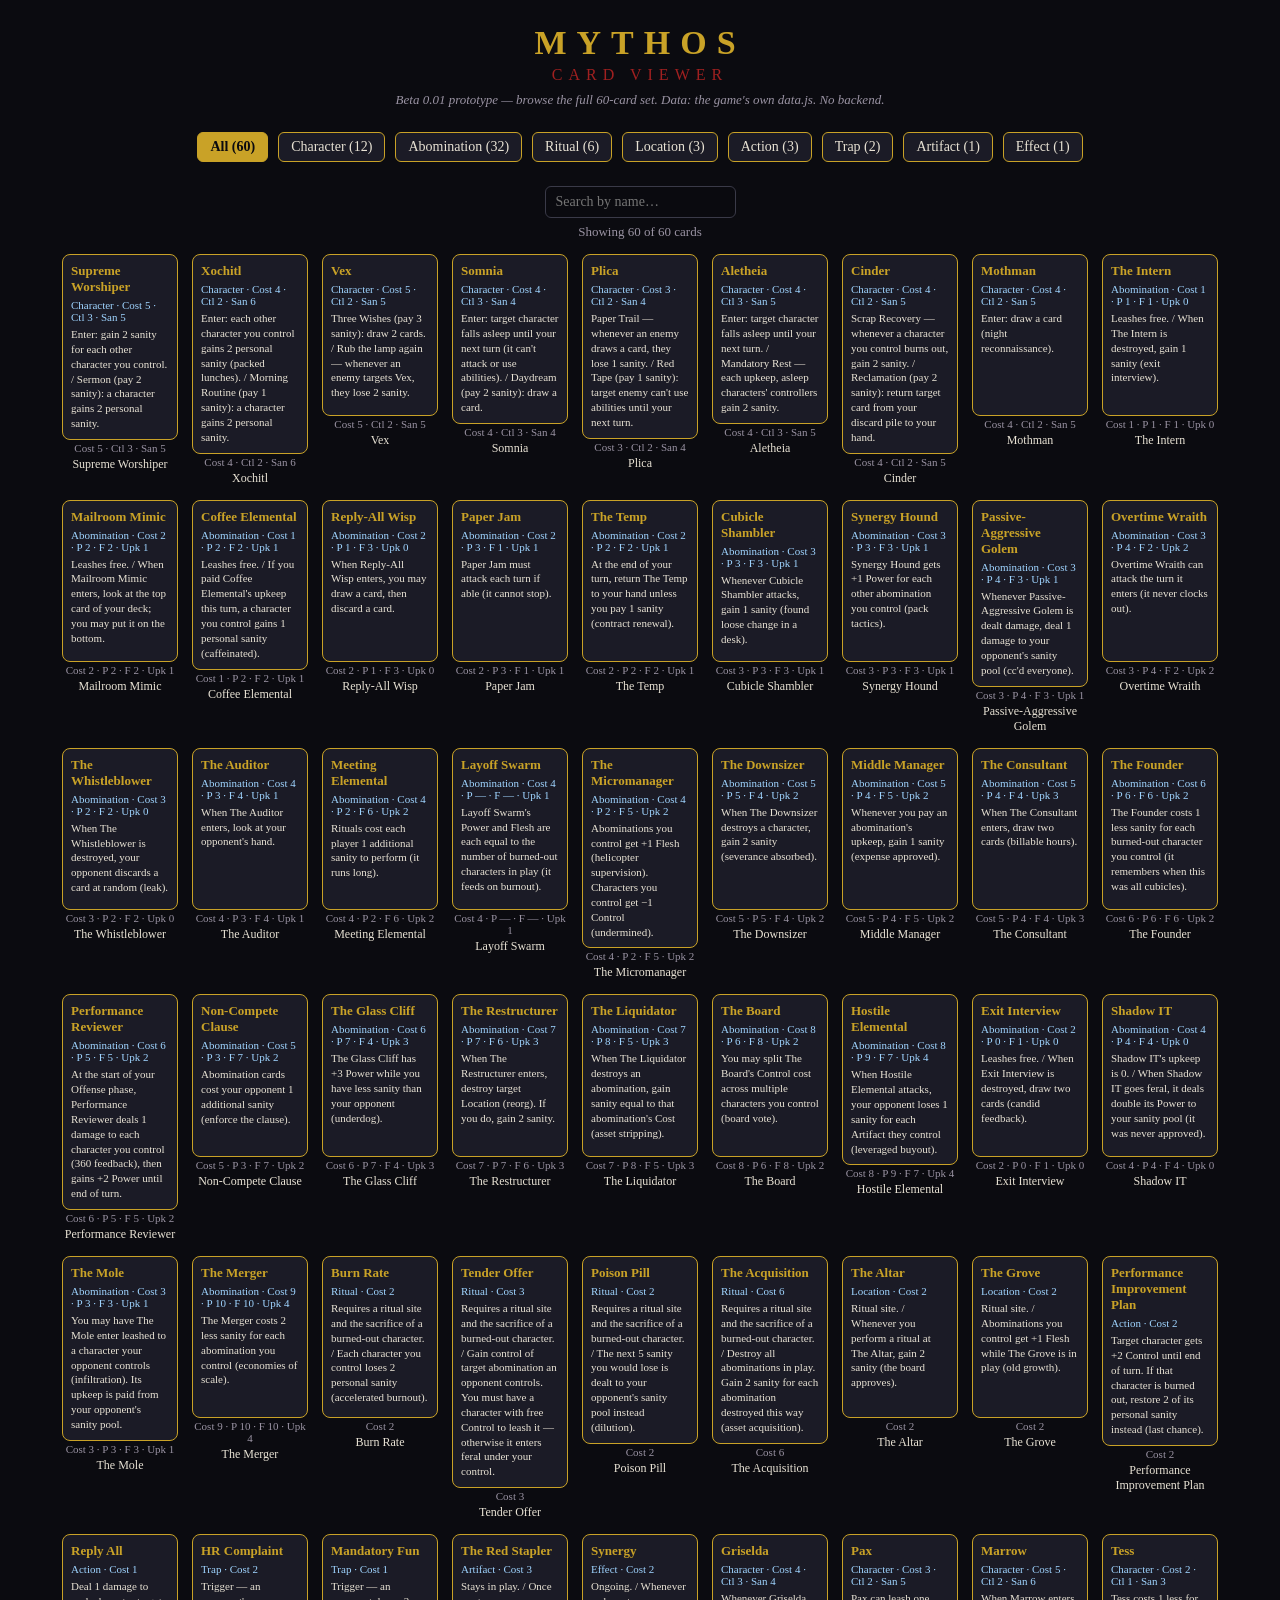
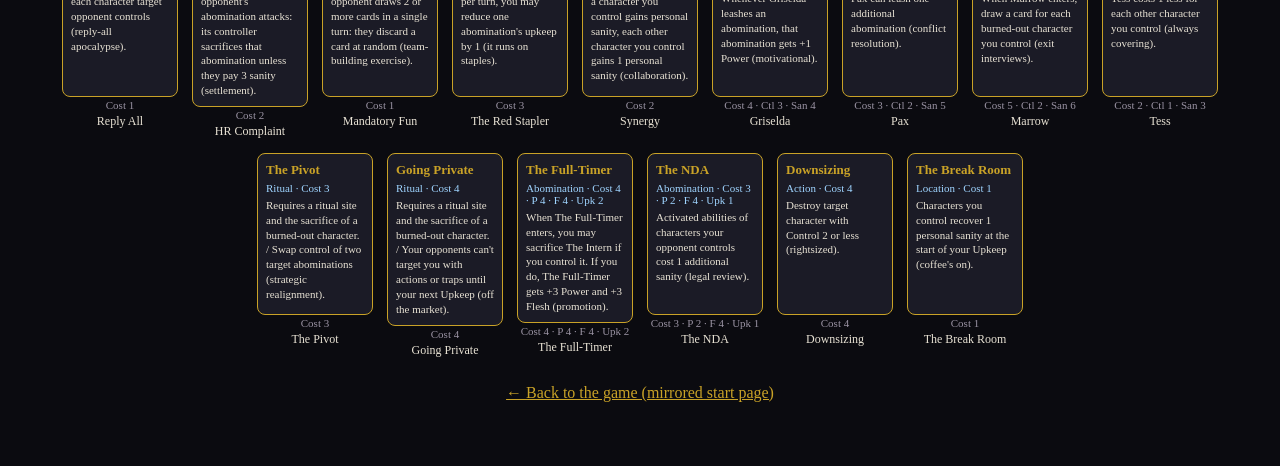
<file: mythos-beta001/preview/viewer.html>
<!DOCTYPE html>
<html lang="en">
<head>
<meta charset="UTF-8">
<meta name="viewport" content="width=device-width, initial-scale=1.0">
<title>MYTHOS — Card Viewer (Beta 0.01 prototype)</title>
<!--
  Beta 0.01 PROTOTYPE — standalone card viewer.
  Lives alongside the mirrored game files in preview/. Loads the game's own
  data.js (window.MYTHOS_DATA) and style.css; no backend, no game engine.
  Card art is referenced from the live GitHub Pages site because the binary
  assets could not be mirrored through the fetch channel (see PREP.md);
  if art fails to load, each card falls back to a text face built from data.
  In the integrated build (proposal, PREP.md §4) this page's grid/detail
  becomes a view inside the game's own page, entered from the start screen.
-->
<link rel="stylesheet" href="style.css">
<style>
  /* Viewer-only layout, built on the game's own palette variables. */
  #viewer { max-width: 1200px; margin: 0 auto; padding: 24px 16px 48px; }
  #viewer h1 { color: var(--gold); letter-spacing: 10px; font-size: 34px; margin: 0; text-align: center; }
  #viewer .vsub { text-align: center; color: var(--blood); letter-spacing: 6px; margin-top: 4px; }
  #viewer .vnote { text-align: center; color: var(--dim); font-style: italic; font-size: 13px; margin-top: 8px; }
  .vbar { display: flex; flex-wrap: wrap; gap: 6px; justify-content: center; align-items: center; margin: 22px 0 6px; }
  .vbar button.active { background: var(--gold); color: #0a0a0f; font-weight: bold; }
  .vbar input {
    background: #0a0a0f; color: var(--ink); border: 1px solid #3a3a48; border-radius: 6px;
    padding: 7px 10px; font-size: 14px; font-family: inherit; min-width: 180px;
  }
  .vbar input:focus { outline: none; border-color: var(--gold); }
  #viewer-count { text-align: center; color: var(--dim); font-size: 13px; margin: 6px 0 14px; }
  #viewer-grid { display: flex; flex-wrap: wrap; gap: 14px; justify-content: center; }
  #viewer-grid .bcard { width: var(--card-w); }
  #viewer-grid .bcard .vname { font-size: 12px; text-align: center; margin-top: 3px; color: var(--ink); }
  #viewer-grid .bcard.noart .vtextface {
    width: var(--card-w); aspect-ratio: 5 / 7; border-radius: 8px; border: 1px solid var(--gold);
    background: var(--panel2); padding: 8px; display: flex; flex-direction: column; gap: 4px;
  }
  .vtextface .vt-name { color: var(--gold); font-size: 13px; font-weight: bold; }
  .vtextface .vt-type { color: #9fd4ff; font-size: 11px; }
  .vtextface .vt-rules { color: var(--ink); font-size: 11px; line-height: 1.35; overflow: hidden; }
  #viewer-detail { position: fixed; inset: 0; background: rgba(0,0,0,.78); z-index: 70;
    display: none; align-items: center; justify-content: center; padding: 16px; }
  #viewer-detail img.vart { width: min(300px, 70vw); border-radius: 10px; cursor: zoom-in; }
  .vstats { font-size: 14px; line-height: 1.5; margin: 8px 0; }
  .vstats b { color: var(--gold); }
  #viewer-zoom { position: fixed; inset: 0; background: rgba(0,0,0,.85); z-index: 90;
    display: none; align-items: center; justify-content: center; }
  #viewer-zoom img { max-width: 92vw; max-height: 88vh; border-radius: 10px; }
  .vback { text-align: center; margin-top: 26px; }
</style>
</head>
<body>
<div id="viewer">
  <h1>MYTHOS</h1>
  <div class="vsub">CARD VIEWER</div>
  <p class="vnote">Beta 0.01 prototype — browse the full 60-card set. Data: the game's own data.js. No backend.</p>
  <div class="vbar" id="viewer-filters"></div>
  <div class="vbar"><input id="viewer-search" type="search" placeholder="Search by name…" aria-label="Search cards by name"></div>
  <div id="viewer-count"></div>
  <div id="viewer-grid"></div>
  <p class="vback"><a href="index.html" style="color: var(--gold);">← Back to the game (mirrored start page)</a></p>
</div>

<div id="viewer-detail">
  <div class="modal">
    <button class="x" id="vd-close" aria-label="Close">✕</button>
    <div id="vd-body"></div>
  </div>
</div>
<div id="viewer-zoom"><img id="vz-img" alt="Card art, enlarged"></div>

<script src="data.js"></script>
<script src="viewer.js"></script>
</body>
</html>
</file>
<file: mythos-beta001/preview/style.css>
/* MYTHOS: Hostile Takeover — dark corporate-horror styling */
:root {
  --bg: #0b0b10;
  --panel: #14141c;
  --panel2: #1b1b26;
  --ink: #e8e2d4;
  --dim: #9a93a3;
  --gold: #c9a227;
  --blood: #a02020;
  --violet: #7a5fa8;
  --green: #3f7a4e;
}
* { box-sizing: border-box; }
body {
  margin: 0; background: var(--bg); color: var(--ink);
  font-family: Georgia, 'Times New Roman', serif;
  min-height: 100vh;
  overflow-x: hidden; /* never allow page-level horizontal scroll */
}
button {
  font-family: inherit; background: var(--panel2); color: var(--ink);
  border: 1px solid var(--gold); border-radius: 6px; padding: 6px 12px;
  cursor: pointer; font-size: 14px; margin: 2px;
}
button:hover:not(:disabled) { background: #26263a; }
button:disabled { opacity: 0.4; cursor: not-allowed; }
.resolve-btn { background: var(--blood); border-color: #e06060; font-weight: bold; }

/* ---- start screen ---- */
#start-screen { max-width: 760px; margin: 0 auto; padding: 40px 20px; text-align: center; }
.title-block h1 { font-size: 64px; letter-spacing: 18px; margin: 0; color: var(--gold); text-shadow: 0 0 24px #6a4a10; }
.subtitle { letter-spacing: 10px; color: var(--blood); font-size: 20px; margin-top: 4px; }
.tagline { color: var(--dim); font-style: italic; }
.deck-pick { display: flex; gap: 16px; justify-content: center; align-items: stretch; margin: 28px 0; flex-wrap: wrap; }
.deck-card { background: var(--panel); border: 1px solid var(--gold); border-radius: 10px; padding: 16px; width: 260px; }
.deck-card p { color: var(--dim); font-size: 14px; }
.vs { align-self: center; font-size: 28px; color: var(--blood); font-weight: bold; }
.mode-btns button { font-size: 18px; padding: 12px 24px; margin: 6px; }
.howto { text-align: left; background: var(--panel); border-radius: 8px; padding: 12px 18px; margin-top: 24px; }
.howto li { margin: 6px 0; font-size: 15px; }
.foot { color: var(--dim); font-size: 12px; margin-top: 24px; }

/* ---- game chrome ---- */
#topbar {
  display: flex; align-items: center; gap: 12px; flex-wrap: wrap;
  background: var(--panel); border-bottom: 2px solid var(--gold);
  padding: 8px 14px; position: sticky; top: 0; z-index: 20;
}
.game-title { color: var(--gold); letter-spacing: 6px; font-weight: bold; }
.turn-info { flex: 1; }
.topbtns { display: flex; gap: 4px; }
#phase-banner {
  background: #1e1420; border-bottom: 1px solid var(--violet);
  padding: 8px 14px; font-size: 15px; color: var(--dim);
}
#phase-banner b { color: var(--ink); }
#midbar { padding: 6px 14px; min-height: 8px; }
.combat { font-size: 14px; color: var(--dim); }
.atk { background: var(--panel2); border-radius: 6px; padding: 4px 8px; margin: 2px; display: inline-block; }
.atk b { color: #ff9090; }
.target-banner { background: #2a1e10; border: 1px solid var(--gold); border-radius: 8px; padding: 8px 12px; margin: 6px 0; }

/* ---- player zones ---- */
.pzone { border: 1px solid #2a2a3a; border-radius: 10px; margin: 10px; padding: var(--zone-pad); background: var(--panel); }
.pzone.me { border-color: var(--gold); }
.phead { font-size: 17px; margin-bottom: 8px; display: flex; gap: 10px; flex-wrap: wrap; align-items: baseline; }
.sanity { color: #7fd4ff; font-weight: bold; }
.counts { color: var(--dim); font-size: 13px; }
.rituals { color: var(--violet); font-weight: bold; }
.shield { color: #9fe870; }
.chars { display: flex; flex-wrap: wrap; gap: var(--card-gap); }
.char-group { display: flex; flex-direction: column; gap: 4px; }
.leashed { display: flex; flex-wrap: wrap; gap: 6px; margin-left: 18px; border-left: 2px dashed #4a4a5a; padding-left: 8px; }
.aboms-loose, .perms { display: flex; flex-wrap: wrap; gap: var(--card-gap); margin-top: 8px; }
.traps { margin-top: 8px; display: flex; align-items: center; gap: 6px; }
.trap-note { color: var(--dim); font-size: 13px; font-style: italic; }
.hand { display: flex; flex-wrap: wrap; gap: var(--card-gap); margin-top: 10px; padding-top: 8px; border-top: 1px dashed #3a3a4a; }

/* ---- cards ---- */
.bcard, .hcard { position: relative; cursor: pointer; }
.bcard img, .hcard img {
  width: var(--card-w); border-radius: 8px; display: block;
  box-shadow: 0 2px 10px rgba(0,0,0,.6); border: 1px solid #333;
}
.hcard.playable img { border-color: var(--gold); box-shadow: 0 0 10px rgba(201,162,39,.45); }
.hcard.sel img { outline: 3px solid var(--gold); }
.bcard .bstats {
  font-size: 11px; color: var(--dim); text-align: center; margin-top: 2px; max-width: var(--card-w);
}
.bcard.feral img { border: 2px solid var(--blood); filter: saturate(1.4); }
.bcard.burned img { filter: grayscale(.7) brightness(.7); }
.bcard.asleep img { filter: blur(1px) brightness(.75); }
.bcard.attacking img { outline: 2px solid #ff7070; }
.bcard.blocking img { outline: 2px solid #7fd4ff; }
.flag {
  position: absolute; top: 4px; left: 4px; background: var(--blood); color: #fff;
  font-size: 10px; padding: 2px 6px; border-radius: 4px; font-weight: bold;
}
img.mini { width: 54px; border-radius: 6px; border: 1px solid #444; }
img.facedown { filter: brightness(.95); }

/* ---- upkeep / pending / log ---- */
.upkeep { background: #1a1410; border: 1px solid var(--gold); border-radius: 8px; padding: 8px; margin-top: 8px; }
.urow { display: flex; flex-wrap: wrap; gap: 10px; margin-top: 6px; }
.uitem { display: flex; align-items: center; gap: 4px; background: var(--panel2); border-radius: 6px; padding: 4px 8px; font-size: 13px; }
#pending {
  position: fixed; inset: 0; background: rgba(0,0,0,.72); z-index: 60;
  display: flex; align-items: center; justify-content: center;
}
.pending-box { background: var(--panel); border: 2px solid var(--violet); border-radius: 12px; padding: 24px; max-width: 560px; }
.pending-box h3 { margin-top: 0; color: var(--violet); }
.audit { display: flex; flex-wrap: wrap; gap: 6px; margin: 10px 0; }
#log {
  position: fixed; right: 10px; bottom: 10px; width: min(420px, 90vw); max-height: 40vh;
  overflow-y: auto; background: rgba(10,10,16,.95); border: 1px solid var(--gold);
  border-radius: 8px; padding: 10px; font-size: 13px; z-index: 50;
}
#log div { margin: 3px 0; border-bottom: 1px dotted #2a2a3a; padding-bottom: 3px; }

/* ---- modals ---- */
#detail, #zoom {
  position: fixed; inset: 0; background: rgba(0,0,0,.78); z-index: 70;
  display: flex; align-items: center; justify-content: center; padding: 16px;
}
.modal {
  background: var(--panel); border: 2px solid var(--gold); border-radius: 12px;
  padding: 20px; max-width: 640px; max-height: 92vh; overflow-y: auto; position: relative;
  display: flex; gap: 18px; flex-wrap: wrap;
}
.modal .x { position: absolute; top: 8px; right: 8px; }
#detail-body { display: flex; gap: 18px; flex-wrap: wrap; }
#detail-body img.zoomable { width: min(300px, 70vw); border-radius: 10px; cursor: zoom-in; }
.dinfo { flex: 1; min-width: 220px; }
.dinfo h3 { margin: 0 0 2px; color: var(--gold); }
.dtitle { color: var(--dim); font-style: italic; font-size: 14px; }
.dtype { font-size: 13px; color: #9fd4ff; margin: 6px 0; }
.drules { font-size: 15px; line-height: 1.45; }
.dflavor { color: var(--dim); font-style: italic; font-size: 13px; }
.dbtns { display: flex; flex-wrap: wrap; gap: 6px; margin-top: 12px; }
.btn-why { flex-basis: 100%; font-size: 12px; color: #c99; font-style: italic; margin-top: -2px; }
.zoom-modal img { max-width: 92vw; max-height: 88vh; border-radius: 10px; }

/* ---- setup / gameover ---- */
.setup-box { max-width: 900px; margin: 30px auto; background: var(--panel); border: 1px solid var(--gold); border-radius: 12px; padding: 24px; text-align: center; }
.pass-note { color: var(--blood); font-weight: bold; }
#toast {
  position: fixed; bottom: 24px; left: 50%; transform: translateX(-50%);
  background: #2a1e10; border: 1px solid var(--gold); color: var(--ink);
  padding: 10px 18px; border-radius: 8px; z-index: 100; font-size: 15px;
}

/* ---- responsive: landscape / portrait / desktop ----
 * Card size is driven by --card-w so every breakpoint scales smoothly.
 * Layout structure never changes between orientations — only sizes and
 * spacing — so rotating or resizing can't break the game. */
:root {
  --card-w: clamp(84px, 11vw, 128px);
  --card-gap: 8px;
  --zone-pad: 10px;
  --font-scale: 1;
}
/* card images use the variable — width already set in the cards section
   above; duplicate re-declaration removed (Beta 0.01 prototype declutter,
   see PREP.md section 5, item D1). */

/* ---- mobile portrait: narrow, stacked, touch-friendly ---- */
@media (max-width: 480px) and (orientation: portrait) {
  :root {
    --card-w: clamp(64px, 20vw, 88px);
    --card-gap: 6px;
    --zone-pad: 8px;
  }
  .title-block h1 { font-size: 42px; letter-spacing: 10px; }
  #topbar { font-size: 13px; padding: 6px 10px; gap: 8px; }
  .game-title { letter-spacing: 3px; }
  #phase-banner { font-size: 13px; padding: 6px 10px; }
  .pzone { margin: 6px; }
  .phead { font-size: 15px; }
  .member-chip { display: none; }
  .modal { padding: 12px; max-width: 94vw; }
  #detail-body { gap: 12px; }
  #detail-body img.zoomable { width: min(280px, 80vw); }
  .dinfo { min-width: 0; }
  #log { width: 92vw; right: 4vw; bottom: 8px; max-height: 32vh; font-size: 12px; }
  /* reduce 3D tilt on small screens — less distortion */
  .pzone.foe { transform: rotateX(3deg) scale(.98); }
  .pzone.me { transform: none; }
  button { font-size: 13px; padding: 8px 12px; min-height: 40px; }
  .mode-btns button { font-size: 16px; padding: 12px 20px; }
}

/* ---- mobile landscape: short height, compact everything ----
 * Phones rotated sideways have ~360px of vertical space. Shrink cards,
 * tighten spacing, and keep the board scrollable without overlap. */
@media (orientation: landscape) and (max-height: 500px) {
  :root {
    --card-w: clamp(56px, 12vh, 76px);
    --card-gap: 5px;
    --zone-pad: 6px;
  }
  #topbar { padding: 4px 10px; font-size: 12px; }
  .game-title { letter-spacing: 2px; font-size: 13px; }
  #phase-banner { padding: 4px 10px; font-size: 12px; }
  .pzone { margin: 4px 8px; padding: 6px; }
  .phead { font-size: 14px; margin-bottom: 4px; }
  .field { padding: 4px 6px 6px; margin-top: 4px; }
  .field-label { font-size: 10px; letter-spacing: 2px; margin-bottom: 4px; }
  .hand { margin-top: 6px; padding-top: 6px; }
  .bcard .bstats { font-size: 10px; }
  /* flatten 3D in landscape — the tilt eats vertical space */
  #board { perspective: none; }
  .pzone.foe, .pzone.me { transform: none; }
  .modal { max-height: 94vh; padding: 12px; }
  #detail-body img.zoomable { width: min(200px, 40vh); }
  #log { max-height: 28vh; font-size: 12px; }
  #toast { bottom: 12px; font-size: 13px; padding: 8px 14px; }
  button { font-size: 12px; padding: 6px 10px; }
}

/* ---- tablet portrait: medium cards, comfortable spacing ---- */
@media (min-width: 481px) and (max-width: 1024px) and (orientation: portrait) {
  :root {
    --card-w: clamp(88px, 14vw, 120px);
    --card-gap: 10px;
  }
  #start-screen { max-width: 640px; }
}

/* ---- tablet landscape / small desktop ---- */
@media (min-width: 641px) and (max-width: 1280px) and (orientation: landscape) {
  :root {
    --card-w: clamp(88px, 10vw, 116px);
  }
}

/* ---- large desktop: full-size cards, wide layout ---- */
@media (min-width: 1281px) {
  :root {
    --card-w: 128px;
    --card-gap: 12px;
    --zone-pad: 14px;
  }
  #board { max-width: 1400px; margin: 0 auto; }
  .pzone { margin: 12px auto; max-width: 1360px; }
}

/* ---- old narrow-screen fallback (kept for compatibility) ---- */
@media (max-width: 640px) {
  .title-block h1 { font-size: 42px; letter-spacing: 10px; }
  #topbar { font-size: 14px; }
}

/* ---- loader ---- */
#loader {
  position: fixed; inset: 0; z-index: 9999;
  background: #0a0a0f;
  display: flex; align-items: center; justify-content: center;
  text-align: center; color: #e8e4d8;
}
.loader-inner h1 {
  font-size: 56px; letter-spacing: 18px; color: #c9a227; margin: 0 0 4px;
  text-shadow: 0 0 24px rgba(201,162,39,.45);
}
.loader-inner .subtitle { letter-spacing: 8px; color: #8a2be2; font-size: 14px; margin-bottom: 24px; }
.spinner {
  width: 44px; height: 44px; margin: 0 auto 16px;
  border: 3px solid #2a2a35; border-top-color: #c9a227; border-radius: 50%;
  animation: spin 0.9s linear infinite;
}
@keyframes spin { to { transform: rotate(360deg); } }
#loader-text { color: #999; font-size: 14px; }
#loader-error p { color: #e06060; margin: 12px 0; }

/* ---- report + login buttons ---- */
.report-btn {
  background: #3a1f1f; color: #f0b0b0; border: 1px solid #8a3030;
  padding: 10px 22px; border-radius: 6px; cursor: pointer; font-size: 15px;
}
.report-btn:hover { background: #4a2828; }
.login-btn {
  background: #1f2f3a; color: #b0d8f0; border: 1px solid #2f6f8f;
  padding: 10px 22px; border-radius: 6px; cursor: pointer; font-size: 15px;
}
.login-btn:hover { background: #2a3f4f; }
#start-screen .mode-btns { margin-top: 14px; }

/* ---- 3D stage: depth across the table ---- */
#board { perspective: 1600px; }
.pzone.foe { transform: rotateX(6deg) scale(.97); transform-origin: 50% 0; }
.pzone.me { transform: rotateX(-2deg); transform-origin: 50% 100%; }

/* ---- 3D flip cards: front art / back art ---- */
.card3d { position: relative; display: inline-block; perspective: 800px; }
.card3d-inner { position: relative; transform-style: preserve-3d; transition: transform .5s ease; }
.card3d-face { backface-visibility: hidden; -webkit-backface-visibility: hidden; }
.card3d-face img { display: block; }
.card3d-back { position: absolute; inset: 0; transform: rotateY(180deg); }
.card3d-back img { width: 100%; height: 100%; object-fit: cover; }
.card3d.flipped .card3d-inner { transform: rotateY(180deg); }

/* hover / selection lift — composes with flip state */
.bcard:hover .card3d-inner, .hcard:hover .card3d-inner, .dcard:hover .card3d-inner { transform: translateZ(26px); }
.bcard.flipped:hover .card3d-inner, .hcard.flipped:hover .card3d-inner, .dcard.flipped:hover .card3d-inner { transform: rotateY(180deg) translateZ(26px); }
.hcard.sel .card3d-inner { transform: translateZ(44px); }
.hcard.sel.flipped .card3d-inner { transform: rotateY(180deg) translateZ(44px); }
.bcard.attacking .card3d-inner { transform: translateZ(44px); }
.bcard.attacking.flipped .card3d-inner { transform: rotateY(180deg) translateZ(44px); }

/* quick-play button on hand cards: right side, 44px touch target.
   Tapping plays immediately; long-press never fires on it (no flip fight). */
.playbtn {
  position: absolute; right: 3px; top: 50%; transform: translateY(-50%);
  z-index: 6; width: 44px; height: 44px; min-width: 44px; min-height: 44px;
  padding: 0; margin: 0; border-radius: 50%; font-size: 18px; line-height: 1;
  background: rgba(18,52,28,.94); border: 2px solid #9fe870; color: #9fe870;
  box-shadow: 0 2px 8px rgba(0,0,0,.6); cursor: pointer;
}
.playbtn:active { transform: translateY(-50%) scale(.9); }

/* the playing field: a distinct, labeled zone per side */
.field {
  border: 1px solid #34344a; border-radius: 10px; background: #0e0e16;
  padding: 8px 10px 10px; margin-top: 8px;
}
.field-label { font-size: 11px; letter-spacing: 4px; color: var(--dim); margin-bottom: 6px; }
.pzone.me .field-label { color: var(--gold); }
.pzone.foe .field-label { color: #ff9090; }
.field-cards { display: flex; flex-direction: column; gap: 6px; }

/* On narrow screens, allow field cards to wrap horizontally for better space use */
@media (max-width: 480px) and (orientation: portrait) {
  .field-cards { flex-direction: row; flex-wrap: wrap; }
  .char-group { flex-direction: row; align-items: flex-start; }
}

/* long-press cards: no text selection / callout while holding */
.card3d {
  -webkit-user-select: none; user-select: none;
  -webkit-touch-callout: none; touch-action: manipulation;
}

/* detail modal flip card sizing */
.dcard .card3d-front img { width: min(300px, 70vw); border-radius: 10px; }

/* deck pile visual (face-down stack + count) */
.deckpile { display: inline-flex; align-items: center; gap: 6px; }
.dpile-img {
  width: 38px; border-radius: 5px; border: 1px solid #555; display: block;
  box-shadow: 2px 2px 0 #1c1c24, 4px 4px 0 #14141a;
}
.dpile-count { color: var(--dim); font-size: 13px; }

/* ---- member auth modal ---- */
#auth-modal {
  position: fixed; inset: 0; background: rgba(0,0,0,.78); z-index: 80;
  display: flex; align-items: center; justify-content: center; padding: 16px;
}
.auth-modal { flex-direction: column; align-items: stretch; max-width: 380px; width: 100%; gap: 8px; }
.auth-modal h2 { margin: 0 24px 0 0; color: var(--gold); font-size: 20px; }
.auth-sub { color: var(--dim); font-size: 14px; margin: 0; }
.auth-modal label { font-size: 12px; letter-spacing: 2px; text-transform: uppercase; color: var(--dim); margin-top: 6px; }
.auth-modal input {
  width: 100%; padding: 12px; border-radius: 6px; font-size: 16px;
  border: 1px solid #3a3a48; background: #0a0a0f; color: #e8e4d8;
}
.auth-modal input:focus { outline: none; border-color: var(--gold); }
.auth-submit {
  margin-top: 10px; padding: 14px; border: none; border-radius: 6px;
  background: var(--gold); color: #0a0a0f; font-size: 16px; font-weight: bold;
  cursor: pointer; min-height: 48px;
}
.auth-submit:hover { background: #ddb93c; }
.auth-submit:disabled { opacity: .5; cursor: wait; }
.auth-error { color: #ff9090; font-size: 14px; background: rgba(255,80,80,.08); border: 1px solid #5a2a2a; border-radius: 6px; padding: 10px; }
.auth-switch, .auth-alt { text-align: center; font-size: 14px; margin: 4px 0 0; }
.auth-switch a, .auth-alt a, .member-badge a, .member-chip a { color: var(--gold); }

/* ---- membership badge / chip ---- */
.member-badge {
  text-align: center; margin: 10px auto 0; padding: 10px 16px;
  border: 1px solid var(--gold); border-radius: 8px; max-width: 420px;
  background: rgba(201,162,39,.07); font-size: 15px;
}
.member-chip {
  font-size: 12px; color: var(--gold); border: 1px solid var(--gold);
  border-radius: 20px; padding: 3px 10px; margin-left: 10px; white-space: nowrap;
}

/* ---- pop-up modal (instructional/action text) ---- */
#popup {
  position: fixed; inset: 0; background: rgba(0,0,0,.62); z-index: 90;
  display: flex; align-items: center; justify-content: center; padding: 16px;
}
.popup-modal {
  flex-direction: column; align-items: stretch; text-align: center;
  max-width: 420px; width: 100%; gap: 0;
}
.popup-modal .x { position: absolute; top: 8px; right: 8px; }
#popup-msg { font-size: 16px; line-height: 1.5; padding: 6px 4px; }
#popup-msg h3 { margin: 0 0 8px; color: var(--gold); font-size: 19px; }
#popup-msg p { margin: 8px 0; }
.popup-btns { display: flex; gap: 12px; justify-content: center; margin-top: 16px; }
.popup-btns button { min-height: 48px; min-width: 110px; font-size: 16px; padding: 12px 20px; }
#popup-ok { background: var(--gold); color: #0a0a0f; font-weight: bold; border: none; }
#popup-ok:hover { background: #ddb93c; }
#popup-info { background: var(--panel2); }

/* ---- drag & drop ---- */
.drag-ghost {
  position: fixed !important; z-index: 210; pointer-events: none;
  transform: scale(1.12);
  filter: drop-shadow(0 12px 24px rgba(0,0,0,.8)) drop-shadow(0 0 12px rgba(201,162,39,.5));
  margin: 0 !important;
}
.drag-ghost img { width: 100%; border-radius: 8px; }
.card3d.drag-src { opacity: .35; }
body.dragging { overflow: hidden; }
body.dragging .card3d { cursor: grabbing; }
/* drop-target highlighting while dragging */
body.dragging .pzone.me .field {
  border-color: var(--gold); box-shadow: 0 0 0 2px rgba(201,162,39,.35);
}
body.dragging .pzone.me .field.drop-over {
  border-color: #9fe870; box-shadow: 0 0 18px rgba(159,232,112,.5);
  background: #12200f;
}
body.dragging .pzone.me .discardpile.drop-hint {
  border-color: var(--gold); box-shadow: 0 0 0 2px rgba(201,162,39,.35);
}
body.dragging .pzone.me .discardpile.drop-over {
  border-color: #ff9090; box-shadow: 0 0 18px rgba(255,144,144,.5);
  background: #2a1212;
}

/* discard pile (also a drop zone) */
.discardpile {
  display: inline-flex; align-items: center; gap: 6px;
  border: 1px dashed #4a4a5a; border-radius: 6px; padding: 3px 8px;
  margin-left: 6px; font-size: 13px; color: var(--dim);
}
.discardpile .dpile-label { font-size: 16px; }

/* ---- draw animation: card back flies deck -> hand ---- */
.draw-fly {
  position: fixed; z-index: 200; pointer-events: none;
  width: 60px; margin-left: -30px; margin-top: -44px;
  transition: transform .6s cubic-bezier(.3,.7,.4,1);
}
.draw-fly img {
  width: 60px; border-radius: 8px; display: block;
  box-shadow: 0 4px 16px rgba(0,0,0,.7); border: 1px solid #555;
}
@keyframes drew-glow {
  0% { filter: brightness(1); }
  30% { filter: brightness(1.7) drop-shadow(0 0 14px rgba(201,162,39,.9)); }
  100% { filter: brightness(1); }
}
.hcard.just-drew img { animation: drew-glow 1.4s ease; }

/* (existing toast styles retained below for transient status only) */
/* NOTE: the source file ends with a second "@media (max-width: 480px) {
   .member-chip { display: none; } }" rule duplicating the one in the
   portrait media query above — removed here (Beta 0.01 prototype
   declutter, PREP.md section 5, item D2). */
</file>
